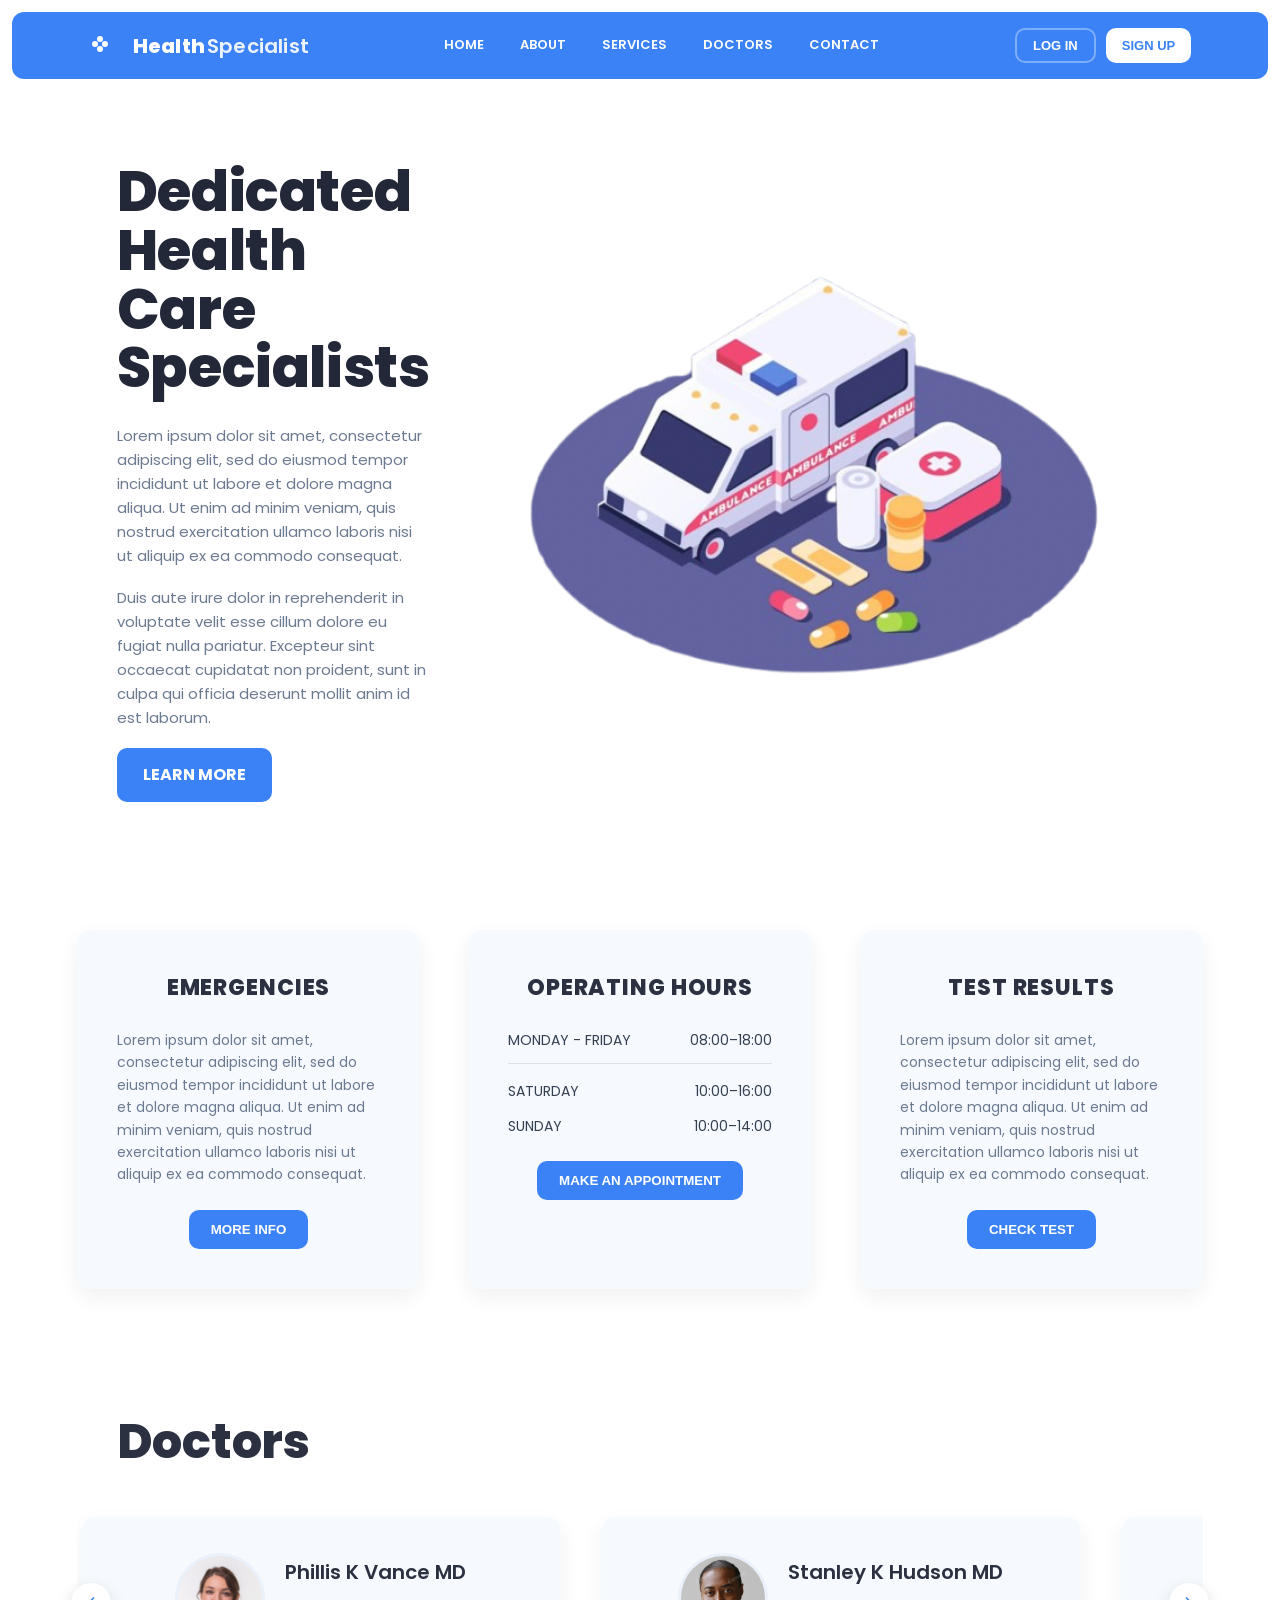
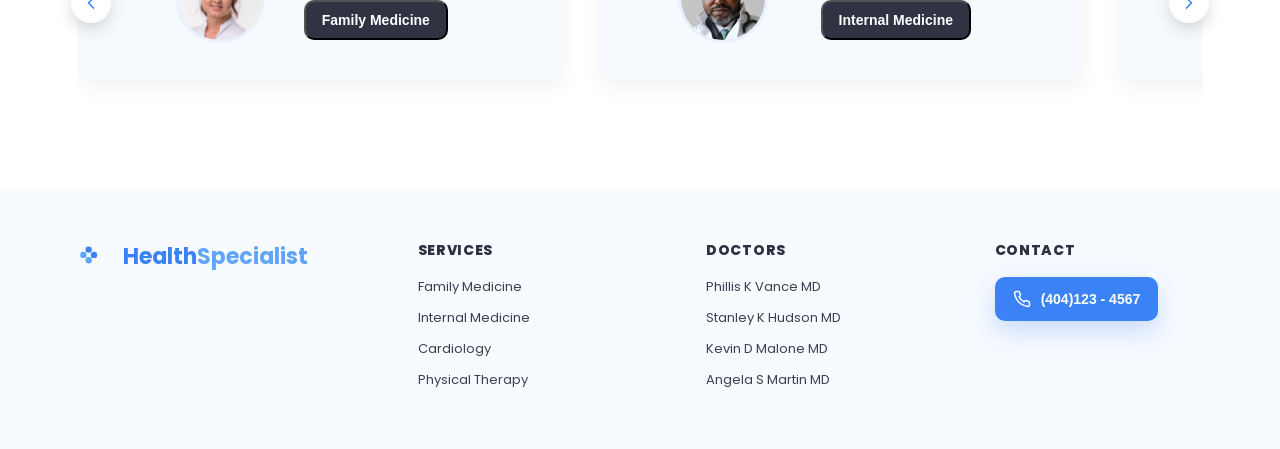
<file: index.html>
<!DOCTYPE html>
<html lang="en">
<head>
<meta charset="utf-8">
<meta name="viewport" content="width=device-width,initial-scale=1">
<title>HealthSpecialist — Desktop</title>
<link href="https://fonts.googleapis.com/css2?family=Poppins:wght@400;500;600;700;800&display=swap" rel="stylesheet">
<link rel="stylesheet" href="styles.css">
</head>
<body>

<header>
  <div class="logo">
    <svg viewBox="0 0 64 64" aria-hidden="true">
      <circle cx="22" cy="18" r="6"/>
      <circle cx="12" cy="28" r="6"/>
      <circle cx="32" cy="28" r="6"/>
      <circle cx="22" cy="38" r="6"/>
    </svg>
    <div class="wordmark"><span class="health">Health</span><span class="specialist">Specialist</span></div>
  </div>

  <nav>
    <a href="#">HOME</a>
    <a href="about.html">ABOUT</a>
    <a href="#">SERVICES</a>

    <div class="nav-item">
      <label for="doctors-toggle">DOCTORS</label>
      <input type="checkbox" id="doctors-toggle">
      <div class="doctors-dropdown">
        <button class="doctor-pill">Phillis K Vance MD</button>
        <button class="doctor-pill">Stanley K Hudson MD</button>
        <button class="doctor-pill">Kevin D Malone MD</button>
        <button class="doctor-pill">Angela S Martin MD</button>
      </div>
    </div>
    <a href="#">CONTACT</a>
  </nav>

  <div class="header-actions">
    <button class="btn btn-login">LOG IN</button>
    <button class="btn btn-signup">SIGN UP</button>
  </div>
</header>

<section class="hero">
  <div class="hero-left">
    <h1>Dedicated Health<br>Care Specialists</h1>
    <p lang="zxx">Lorem ipsum dolor sit amet, consectetur adipiscing elit, sed do eiusmod tempor incididunt ut labore et dolore magna aliqua. Ut enim ad minim veniam, quis nostrud exercitation ullamco laboris nisi ut aliquip ex ea commodo consequat.</p>
    <p lang="zxx">Duis aute irure dolor in reprehenderit in voluptate velit esse cillum dolore eu fugiat nulla pariatur. Excepteur sint occaecat cupidatat non proident, sunt in culpa qui officia deserunt mollit anim id est laborum.</p>
    <a class="cta" href="#">LEARN MORE</a>
  </div>
  <div class="hero-right">
    <img src="images/ambulance.png" alt="Ambulance">
  </div>
</section>

<section class="cards">
  <h2 class="sr-only">Key information cards</h2>
  <article class="card">
    <h3>EMERGENCIES</h3>
    <p lang="zxx">Lorem ipsum dolor sit amet, consectetur adipiscing elit, sed do eiusmod tempor incididunt ut labore et dolore magna aliqua. Ut enim ad minim veniam, quis nostrud exercitation ullamco laboris nisi ut aliquip ex ea commodo consequat.</p>
    <button class="btn-primary">MORE INFO</button>
  </article>
  <article class="card">
    <h3>OPERATING HOURS</h3>
    <div class="hours">
      <p><span>MONDAY - FRIDAY</span><span>08:00–18:00</span></p>
      <p><span>SATURDAY</span><span>10:00–16:00</span></p>
      <p><span>SUNDAY</span><span>10:00–14:00</span></p>
    </div>
    <button class="btn-primary">MAKE AN APPOINTMENT</button>
  </article>
  <article class="card">
    <h3>TEST RESULTS</h3>
    <p lang="zxx">Lorem ipsum dolor sit amet, consectetur adipiscing elit, sed do eiusmod tempor incididunt ut labore et dolore magna aliqua. Ut enim ad minim veniam, quis nostrud exercitation ullamco laboris nisi ut aliquip ex ea commodo consequat.</p>
    <button class="btn-primary">CHECK TEST</button>
  </article>
</section>

<section class="section" id="doctors">
  <h2>Doctors</h2>
  <div class="doctors-wrap">
    <button class="scroll-btn scroll-left" data-dir="-1" aria-label="Scroll left">
      <svg viewBox="0 0 24 24" fill="none" stroke="#3B82F6" stroke-width="2" stroke-linecap="round" stroke-linejoin="round"><polyline points="15 18 9 12 15 6"/></svg>
    </button>

    <div class="doctors-scroll" id="doctorsScroll">
      <div class="doctors-row">
        <article class="doc-card">
          <div class="doc-avatar"><img src="images/doctor1.png" alt="Phillis K Vance MD"></div>
          <div class="doc-info">
            <h3 class="doc-name">Phillis K Vance MD</h3>
            <button class="tag" type="button">Family Medicine</button>
          </div>
        </article>

        <article class="doc-card">
          <div class="doc-avatar"><img src="images/doctor2.png" alt="Stanley K Hudson MD"></div>
          <div class="doc-info">
            <h3 class="doc-name">Stanley K Hudson MD</h3>
            <button class="tag" type="button">Internal Medicine</button>
          </div>
        </article>

        <article class="doc-card">
          <div class="doc-avatar"><img src="images/doctor3.png" alt="Kevin D Malone MD"></div>
          <div class="doc-info">
            <h3 class="doc-name">Kevin D Malone MD</h3>
            <button class="tag" type="button">Cardiology</button>
          </div>
        </article>

        <article class="doc-card">
          <div class="doc-avatar"><img src="images/doctor4.png" alt="Angela S Martin MD"></div>
          <div class="doc-info">
            <h3 class="doc-name">Angela S Martin MD</h3>
            <button class="tag" type="button">Physical Therapy</button>
          </div>
        </article>
      </div>
    </div>

    <button class="scroll-btn scroll-right" data-dir="1" aria-label="Scroll right">
      <svg viewBox="0 0 24 24" fill="none" stroke="#3B82F6" stroke-width="2" stroke-linecap="round" stroke-linejoin="round"><polyline points="9 18 15 12 9 6"/></svg>
    </button>
  </div>
</section>


<footer>
  <div class="footer-grid">
    <div class="fcol">
      <div class="footer-brand">
        <svg viewBox="0 0 64 64" aria-hidden="true">
          <circle cx="22" cy="18" r="6"/><circle cx="12" cy="28" r="6"/><circle cx="32" cy="28" r="6"/><circle cx="22" cy="38" r="6"/>
        </svg>
        <div class="name"><b>Health</b><span>Specialist</span></div>
      </div>
    </div>
    <div class="fcol">
      <h6>SERVICES</h6>
      <ul><li>Family Medicine</li><li>Internal Medicine</li><li>Cardiology</li><li>Physical Therapy</li></ul>
    </div>
    <div class="fcol">
      <h6>DOCTORS</h6>
      <ul><li>Phillis K Vance MD</li><li>Stanley K Hudson  MD</li><li>Kevin D Malone MD</li><li>Angela S Martin MD</li></ul> 
    </div>
    <div class="fcol">
      <h6>CONTACT</h6>
      <button class="contact-btn" type="button" aria-label="Call (404)123 - 4567">
        <svg viewBox="0 0 24 24" fill="none" stroke="#fff" stroke-width="2" stroke-linecap="round" stroke-linejoin="round" aria-hidden="true">
          <path d="M22 16.92v3a2 2 0 0 1-2.18 2 19.8 19.8 0 0 1-8.63-3.07 19.5 19.5 0 0 1-6-6A19.8 19.8 0 0 1 2.08 4.18 2 2 0 0 1 4.06 2h3a2 2 0 0 1 2 1.72c.12 .86.34 1.7.64 2.5a2 2 0 0 1-.45 2.11L8 9a16 16 0 0 0 7 7l.67-1.25a2 2 0 0 1 2.11-.45c.8 .3 1.64 .52 2.5 .64A2 2 0 0 1 22 16.92z"/>
        </svg>
        (404)123 - 4567
      </button>
    </div>
  </div>
  <div class="footer-bar"></div>
</footer>

<script>
(function(){
  const scroller = document.getElementById('doctorsScroll');
  if(!scroller) return;

  
  let isDown=false,startX=0,startLeft=0;
  const down = x => {isDown=true;scroller.classList.add('dragging');startX=x-scroller.getBoundingClientRect().left;startLeft=scroller.scrollLeft;}
  const move = (x,e)=>{if(!isDown)return;e&&e.preventDefault();const dx=x-scroller.getBoundingClientRect().left;scroller.scrollLeft=startLeft-(dx-startX);}
  const up = ()=>{isDown=false;scroller.classList.remove('dragging');}
  scroller.addEventListener('mousedown',e=>down(e.clientX));
  scroller.addEventListener('mousemove',e=>move(e.clientX,e));
  window.addEventListener('mouseup',up);
  scroller.addEventListener('mouseleave',up);
  scroller.addEventListener('touchstart',e=>down(e.touches[0].clientX),{passive:true});
  scroller.addEventListener('touchmove',e=>move(e.touches[0].clientX,e),{passive:false});
  scroller.addEventListener('touchend',up);

  
  const step=()=>{const c=scroller.querySelector('.doc-card');const gap=40;return (c?c.getBoundingClientRect().width+gap:520);}
  document.querySelectorAll('.scroll-btn').forEach(b=>b.addEventListener('click',()=>{
    const dir=Number(b.dataset.dir||1);
    scroller.scrollBy({left:dir*step(),behavior:'smooth'});
  }));
})();
</script>
</body>
</html>
</file>
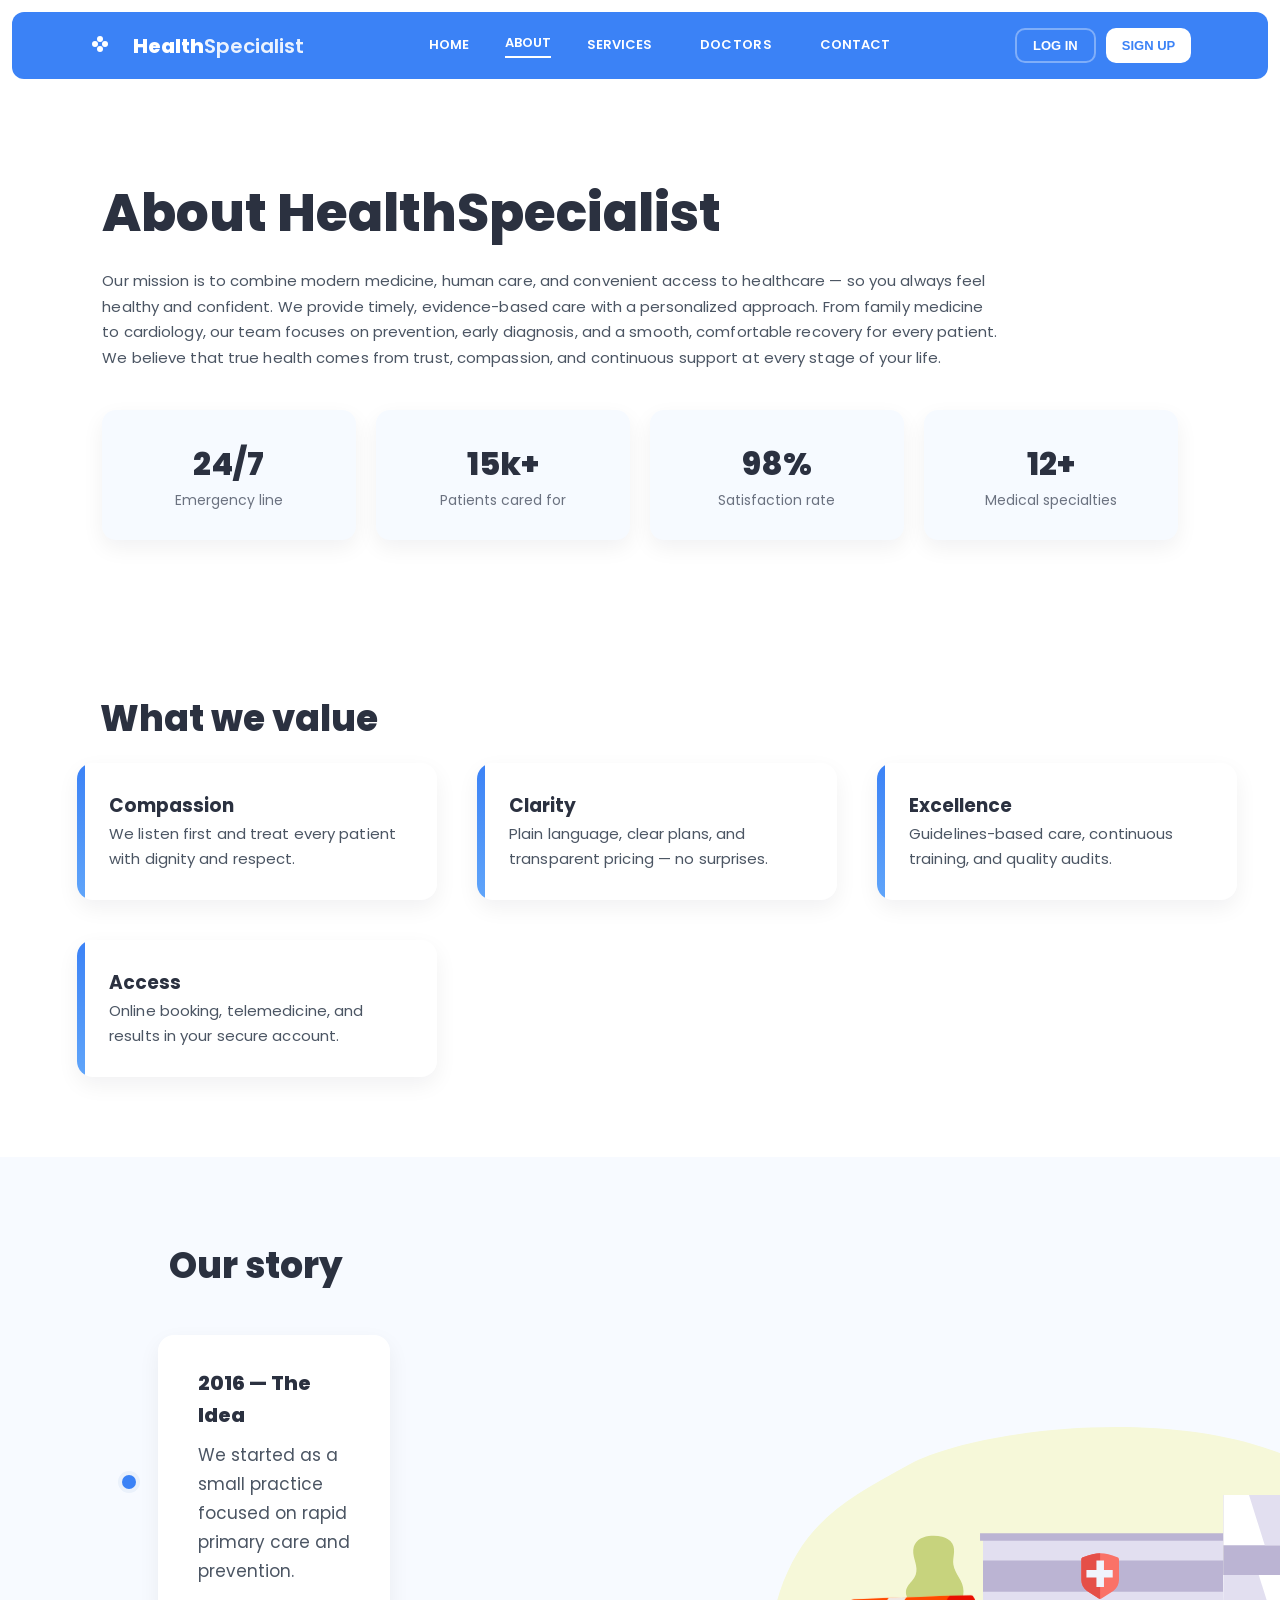
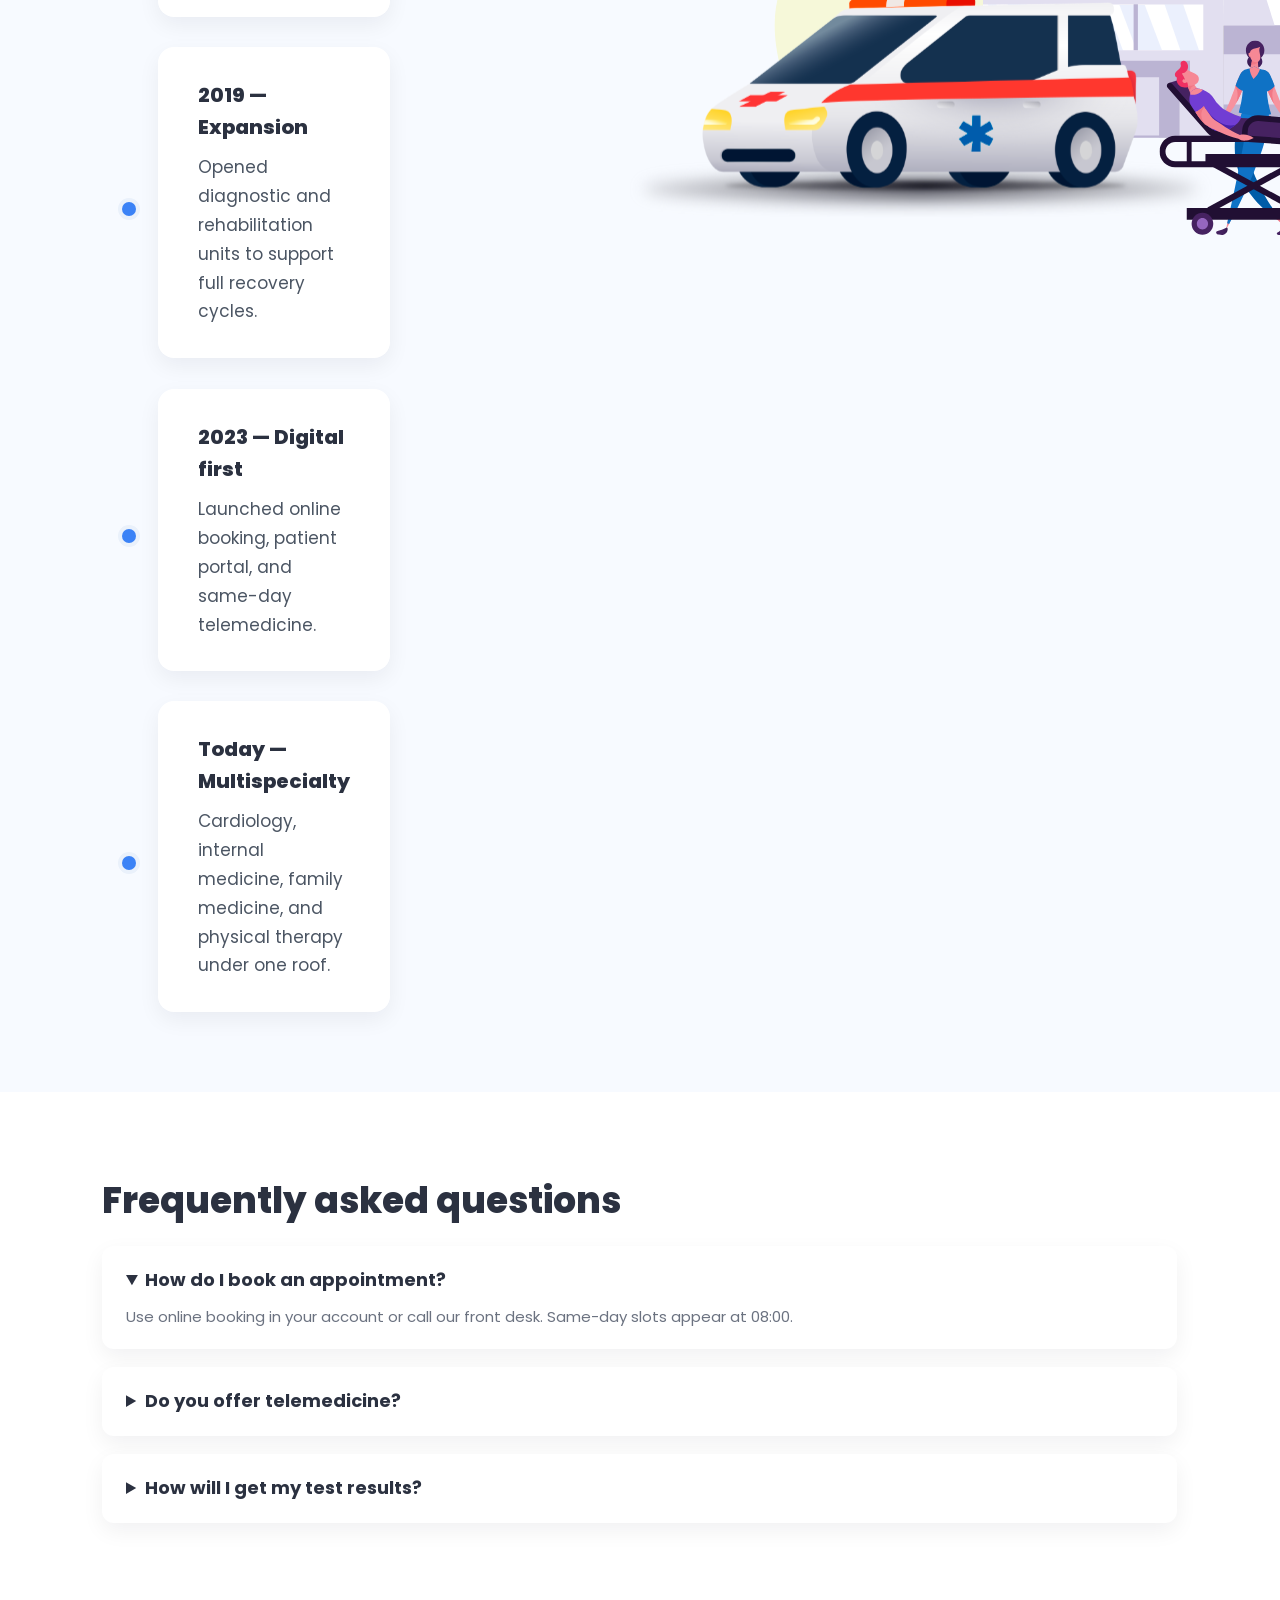
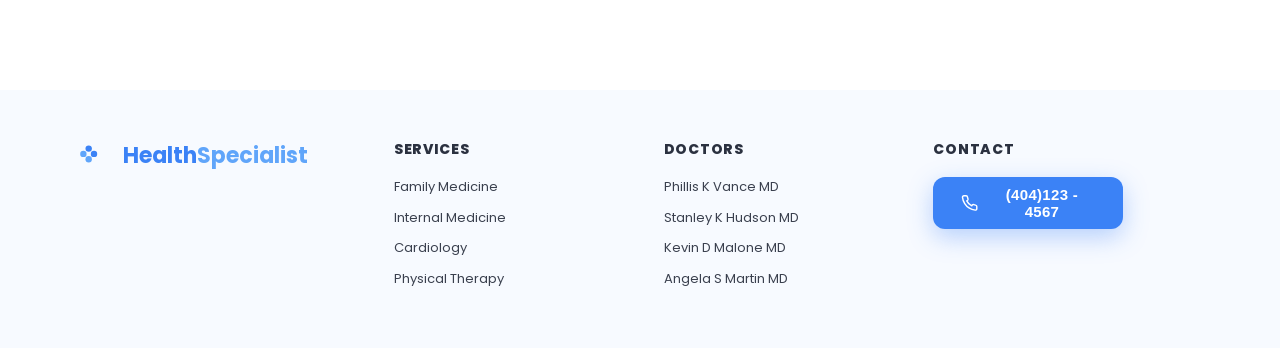
<file: about.html>
<!DOCTYPE html>
<html lang="en">
<head>
<meta charset="utf-8">
<meta name="viewport" content="width=device-width,initial-scale=1">
<title>About — HealthSpecialist</title>
<link href="https://fonts.googleapis.com/css2?family=Poppins:wght@400;500;600;700;800&display=swap" rel="stylesheet">
<link rel="stylesheet" href="about.css">
</head>
<body>

<header>
  <div class="logo">
    <svg viewBox="0 0 64 64" aria-hidden="true">
      <circle cx="22" cy="18" r="6"/><circle cx="12" cy="28" r="6"/><circle cx="32" cy="28" r="6"/><circle cx="22" cy="38" r="6"/>
    </svg>
    <div class="wordmark"><span class="health">Health</span><span class="specialist">Specialist</span></div>
  </div>

  <nav>
    <a href="index.html">HOME</a>
    <a class="active" href="about.html">ABOUT</a>
    <a href="#">SERVICES</a>
    <div class="nav-item">
  <label for="doctors-toggle">DOCTORS</label>
  <input type="checkbox" id="doctors-toggle">
  <div class="doctors-dropdown">
    <button class="doctor-pill">Phillis K Vance MD</button>
    <button class="doctor-pill">Stanley K Hudson MD</button>
    <button class="doctor-pill">Kevin D Malone MD</button>
    <button class="doctor-pill">Angela S Martin MD</button>
  </div>
</div>
    <a href="#">CONTACT</a>
  </nav>

  <div class="header-actions">
    <button class="btn btn-login">LOG IN</button>
    <button class="btn btn-signup">SIGN UP</button>
  </div>
</header>

<section class="subhero">
  <div class="container">
    <h1>About HealthSpecialist</h1>

    
    <p class="lead">
      Our mission is to combine modern medicine, human care, and convenient access to healthcare — so you always feel healthy and confident. We provide timely, evidence-based care with a personalized approach. From family medicine to cardiology, our team focuses on prevention, early diagnosis, and a smooth, comfortable recovery for every patient. We believe that true health comes from trust, compassion, and continuous support at every stage of your life.
    </p>

    <div class="stats">
      <article class="stat-card">
        <h3 style="position:absolute;left:-9999px;width:1px;height:1px;overflow:hidden;">Emergency line</h3>
        <div class="stat">24/7</div><div class="stat-label">Emergency line</div>
      </article>
      <article class="stat-card">
        <h3 style="position:absolute;left:-9999px;width:1px;height:1px;overflow:hidden;">Patients cared for</h3>
        <div class="stat">15k+</div><div class="stat-label">Patients cared for</div>
      </article>
      <article class="stat-card">
        <h3 style="position:absolute;left:-9999px;width:1px;height:1px;overflow:hidden;">Satisfaction rate</h3>
        <div class="stat">98%</div><div class="stat-label">Satisfaction rate</div>
      </article>
      <article class="stat-card">
        <h3 style="position:absolute;left:-9999px;width:1px;height:1px;overflow:hidden;">Medical specialties</h3>
        <div class="stat">12+</div><div class="stat-label">Medical specialties</div>
      </article>
    </div>
  </div>
</section>

<section class="section values">
  <div class="container">
    <h2>What we value</h2>
    <div class="values-grid">
      <article class="value-card">
        <h3>Compassion</h3>
        <p>We listen first and treat every patient with dignity and respect.</p>
      </article>
      <article class="value-card">
        <h3>Clarity</h3>
        <p>Plain language, clear plans, and transparent pricing — no surprises.</p>
      </article>
      <article class="value-card">
        <h3>Excellence</h3>
        <p>Guidelines-based care, continuous training, and quality audits.</p>
      </article>
      <article class="value-card">
        <h3>Access</h3>
        <p>Online booking, telemedicine, and results in your secure account.</p>
      </article>
    </div>
  </div>
</section>

<section class="section story">
  <div class="story-flex">
    <div class="story-left">
      <h2>Our story</h2>
      <ol class="timeline">
        <li><span class="tl-dot"></span><div class="tl-card"><h3>2016 — The Idea</h3><p>We started as a small practice focused on rapid primary care and prevention.</p></div></li>
        <li><span class="tl-dot"></span><div class="tl-card"><h3>2019 — Expansion</h3><p>Opened diagnostic and rehabilitation units to support full recovery cycles.</p></div></li>
        <li><span class="tl-dot"></span><div class="tl-card"><h3>2023 — Digital first</h3><p>Launched online booking, patient portal, and same-day telemedicine.</p></div></li>
        <li><span class="tl-dot"></span><div class="tl-card"><h3>Today — Multispecialty</h3><p>Cardiology, internal medicine, family medicine, and physical therapy under one roof.</p></div></li>
      </ol>
    </div>

    <div class="story-right">
      <img class="story-image" src="images/Ambulans2.svg" alt="Our team at HealthSpecialist">
    </div>
  </div>
</section>

<section class="section faq">
  <div class="container">
    <h2>Frequently asked questions</h2>
    <div class="faq-list">
      <details open><summary>How do I book an appointment?</summary><p>Use online booking in your account or call our front desk. Same-day slots appear at 08:00.</p></details>
      <details><summary>Do you offer telemedicine?</summary><p>Yes. We provide secure video consultations for follow-ups and non-urgent visits.</p></details>
      <details><summary>How will I get my test results?</summary><p>Your results are published in your secure online account and sent as notifications.</p></details>
    </div>
  </div>
</section>

<footer>
  <div class="footer-grid">
    <div class="fcol">
      <div class="footer-brand">
        <svg viewBox="0 0 64 64" aria-hidden="true">
          <circle cx="22" cy="18" r="6"/><circle cx="12" cy="28" r="6"/><circle cx="32" cy="28" r="6"/><circle cx="22" cy="38" r="6"/>
        </svg>
        <div class="name"><b>Health</b><span>Specialist</span></div>
      </div>
    </div>
    <div class="fcol">
      <h6>SERVICES</h6>
      <ul><li>Family Medicine</li><li>Internal Medicine</li><li>Cardiology</li><li>Physical Therapy</li></ul>
    </div>
    <div class="fcol">
      <h6>DOCTORS</h6>
      <ul><li>Phillis K Vance MD</li><li>Stanley K Hudson  MD</li><li>Kevin D Malone MD</li><li>Angela S Martin MD</li></ul> 
    </div>
    <div class="fcol">
      <h6>CONTACT</h6>
      <button class="contact-btn" type="button" aria-label="Call (404)123 - 4567">
        <svg viewBox="0 0 24 24" fill="none" stroke="#fff" stroke-width="2" stroke-linecap="round" stroke-linejoin="round" aria-hidden="true">
          <path d="M22 16.92v3a2 2 0 0 1-2.18 2 19.8 19.8 0 0 1-8.63-3.07 19.5 19.5 0 0 1-6-6A19.8 19.8 0 0 1 2.08 4.18 2 2 0 0 1 4.06 2h3a2 2 0 0 1 2 1.72c.12.86.34 1.7.64 2.5a2 2 0 0 1-.45 2.11L8 9a16 16 0 0 0 7 7l.67-1.25a2 2 0 0 1 2.11-.45c.8 .3 1.64 .52 2.5 .64A2 2 0 0 1 22 16.92z"/>
        </svg>
        (404)123 - 4567
      </button>
    </div>
  </div>
  <div class="footer-bar"></div>
</footer>
</body>
</html>
</file>
<file: styles.css>
:root{
  --blue:#3B82F6;
  --blue-hover:#2563EB;
  --blue-soft:#60A5FA;
  --ink:#2B3140;
  --muted:#6B7280;
  --card:#F6FAFF;
  --pill:#2F3544;
  --shadow:0 8px 22px rgba(16,24,40,.06);
}
*{box-sizing:border-box;margin:0;padding:0}
img{display:block;max-width:100%;height:auto}
body{font-family:"Poppins",sans-serif;color:var(--ink);background:#fff;line-height:1.6}


.sr-only{
  position:absolute!important;
  width:1px;height:1px;
  padding:0;margin:-1px;
  overflow:hidden;clip:rect(0,0,0,0);
  white-space:nowrap;border:0;
}


button,.btn,.cta,.btn-primary,.contact-btn,.doctor-pill{
  transition:transform .15s ease, box-shadow .15s ease, background-color .15s ease, color .15s ease, border-color .15s ease;
}
button:hover,.btn:hover,.cta:hover,.btn-primary:hover,.contact-btn:hover,.doctor-pill:hover{
  transform:scale(1.03);
  box-shadow:0 10px 24px rgba(59,130,246,.25);
}

header{
  background:var(--blue);
  color:#fff;
  padding:16px 6%;
  display:flex;align-items:center;justify-content:space-between;
  border-radius:12px;
  margin:12px;
}
.logo{display:flex;align-items:center;gap:12px}
.logo svg{width:32px;height:32px}
.logo circle{fill:#fff}

.wordmark{font-size:20px;font-weight:800;letter-spacing:.2px;color:#fff}
.wordmark .health{color:#fff;margin-right:2px}
.wordmark .specialist{color:#fff;font-weight:600;opacity:.9}

nav{flex:1;display:flex;justify-content:center;gap:36px;align-items:center;position:relative}
nav a,nav label{color:#fff;font-weight:600;font-size:13px;text-decoration:none;cursor:pointer}
.header-actions{display:flex;gap:10px}
.btn{padding:8px 16px;border-radius:10px;border:0;font-weight:700;font-size:13px}
.btn-login{background:transparent;border:2px solid rgba(255,255,255,.35);color:#fff}
.btn-login:hover{background:#fff;color:var(--blue);border-color:#fff}
.btn-signup{background:#fff;color:var(--blue)}
.btn-signup:hover{background:var(--blue-soft);color:#fff}


#doctors-toggle{display:none}
.nav-item{position:relative;display:inline-flex;align-items:center}
.doctors-dropdown{
  display:none; position:absolute; top:54px; width:240px; z-index:100;
  left:50%; transform:translateX(-50%);
}
#doctors-toggle:checked + .doctors-dropdown{display:block;animation:fade .18s ease-out}
@keyframes fade{from{opacity:0;transform:translate(-50%,-6px)}to{opacity:1;transform:translate(-50%,0)}}
.doctor-pill{
  width:100%; background:var(--blue); color:#fff; font-weight:600; font-size:13px;
  line-height:1; padding:12px 16px; margin:4px 0; 
  border-radius:12px; border:2px solid transparent;
  text-align:center; box-shadow:0 8px 18px rgba(59,130,246,.28);
}
.doctor-pill:hover{background:#fff;color:var(--blue);border-color:var(--blue);transform:translateY(-1px)}

/* ================= HERO ================= */
.hero{padding:72px 6% 72px; display:flex; gap:64px; align-items:center;} 
.hero-left{max-width:52%}
.hero-left{padding-left:40px;}

.hero-left h1{font-size:56px; line-height:1.05; font-weight:800; letter-spacing:-.4px; color:#232838; margin-bottom:26px}
.hero-left p{color:#6c7a90; font-size:15px; margin-bottom:18px}
.cta{
  display:inline-block; background:var(--blue); color:#fff;
  padding:14px 26px; border-radius:10px; font-weight:700; text-decoration:none;
}
.cta:hover{background:var(--blue-hover); text-decoration:none}

.hero-right{flex:1; display:flex; align-items:center; justify-content:center;}
.hero-right img{
  width:720px;          
  max-width:none;       
  margin-left:auto;     
  border-radius:12px;
}

/* ================= 3 CARDS ================= */
.cards{display:grid; grid-template-columns:repeat(3,1fr); gap:48px; padding:56px 6%}
.card{background:var(--card); border-radius:14px; padding:40px; box-shadow:var(--shadow); text-align:left}
.card h3{font-size:22px; font-weight:800; text-transform:uppercase; letter-spacing:.04em; text-align:center; margin-bottom:24px}
.card p{color:#6c7a90; font-size:14px; margin-bottom:24px}
.hours{max-width:520px; margin:0 auto 24px}
.hours p{display:flex; justify-content:space-between; margin:12px 0; color:#344051}
.hours p:nth-child(2){border-top:1px solid #d9e0ea; padding-top:16px}
.btn-primary{display:block; margin:0 auto; background:var(--blue); color:#fff; border:0; border-radius:10px; padding:12px 22px; font-weight:700}
.btn-primary:hover{background:var(--blue-hover)}

/* ================= DOCTORS ================= */
.section{padding:72px 6% 0}
.section h2{font-size:48px; line-height:1.05; font-weight:800; letter-spacing:-.3px; margin-bottom:36px}
#doctors h2{padding-left:40px;}

.doctors-wrap{position:relative}
.doctors-scroll{
  overflow-x:auto; overflow-y:hidden;
  padding:14px 0 18px; margin-bottom:10px;
  scrollbar-width:none; -ms-overflow-style:none;
  overscroll-behavior-x:contain; cursor:grab; user-select:none; -webkit-overflow-scrolling:touch;
}
.doctors-scroll::-webkit-scrollbar{display:none}
.doctors-scroll.dragging{cursor:grabbing}

.doctors-row{display:flex; flex-wrap:nowrap; gap:40px; padding:0 4px 6px; scroll-behavior:smooth}

.doc-card{
  flex:0 0 480px;
  min-width:480px;
  background:var(--card);
  border-radius:14px;
  padding:36px 26px;
  box-shadow:var(--shadow);

  display:flex;
  align-items:center;
  justify-content:center;
  gap:20px;
}
@media (max-width:1200px){ .doc-card{flex:0 0 380px; min-width:380px;} }
@media (max-width:900px){  .doc-card{flex:0 0 320px; min-width:320px;} }

.doc-avatar{position:relative; width:90px; height:90px; flex:0 0 90px}
.doc-avatar::before{content:""; position:absolute; inset:0; border-radius:50%; background:#EAF1FB}
.doc-avatar img{position:relative; z-index:1; width:84px; height:84px; border-radius:50%; object-fit:cover; margin:3px; pointer-events:none}

.doc-info{
  display:flex;
  flex-direction:column;
  align-items:center;
  text-align:center;
  gap:12px;
}
.doc-name{font-size:20px; font-weight:600}


.tag{
  display:inline-flex; align-items:center; justify-content:center;
  height:40px; padding:0 16px; background:#2F3342; color:#fff;
  font-size:14px; font-weight:700; line-height:1; border-radius:10px;
}

.scroll-btn{
  position:absolute; top:50%; transform:translateY(-50%);
  width:40px; height:40px; border-radius:999px; border:none;
  background:#fff; box-shadow:0 6px 16px rgba(0,0,0,.15);
  display:flex; align-items:center; justify-content:center;
  cursor:pointer; z-index:5;
}
.scroll-btn svg{width:20px;height:20px}
.scroll-left{left:-6px} .scroll-right{right:-6px}

/* ================= FOOTER ================= */
footer{margin-top:88px; background:#F7FAFF}
.footer-grid{padding:48px 6%; display:grid; grid-template-columns:1.25fr 1fr 1fr 1fr; gap:80px; align-items:start}
.footer-brand{display:flex; align-items:center; gap:12px}
.footer-brand svg{width:34px;height:34px}
.footer-brand circle:nth-child(odd){fill:#3B82F6}
.footer-brand circle:nth-child(even){fill:#60A5FA}
.footer-brand .name{font-weight:800; font-size:22px}
.footer-brand .name b{color:#3B82F6}
.footer-brand .name span{color:#60A5FA;font-weight:700}
.fcol h6{font-size:14px; text-transform:uppercase; font-weight:800; letter-spacing:.05em; margin-bottom:16px}
.fcol ul{list-style:none}
.fcol li{font-size:13px; color:#2b3140; opacity:.92; margin:10px 0}
.contact-btn{
  display:inline-flex; align-items:center; gap:10px;
  height:44px; padding:0 18px; background:var(--blue); color:#fff;
  border:0; border-radius:10px; font-weight:800; font-size:14px;
  box-shadow:0 10px 24px rgba(59,130,246,.25)
}
.contact-btn:hover{background:var(--blue-hover)}
.contact-btn svg{width:18px; height:18px; stroke:#fff}
.footer-bar{height:64px; background:#F1F3F6}
.footer-bar {
  display: none;
}

/* ============ responsive ============ */
@media (max-width:780px){
  header nav{display:none}
  .hero{flex-direction:column; padding:56px 6% 56px; gap:40px}
  .hero-left{max-width:100%}
  .cards{grid-template-columns:1fr; gap:36px; padding:44px 6%}
  .footer-grid{grid-template-columns:1fr 1fr; gap:40px; padding:40px 6%}
}
@media (max-width:520px){
  .footer-grid{grid-template-columns:1fr}
}





button, .btn, .cta, .btn-primary, .contact-btn, .doctor-pill, .tag {
  transition: transform .15s ease, box-shadow .15s ease;
}


button:hover, .btn:hover, .cta:hover, .btn-primary:hover, .contact-btn:hover, .doctor-pill:hover {
  transform: scale(1.05);
  box-shadow: 0 0 18px rgba(59,130,246,.35); 
}


.tag {
  display: inline-flex;
  align-items: center;
  justify-content: center;
  cursor: pointer;
  transform: scale(1);
  transition: transform .25s ease;
}
.tag:hover,
.tag:focus-visible {
  transform: scale(1.05);
  box-shadow: none;   
  outline: none;
}
.tag:active { transform: scale(.97); }

@media (prefers-reduced-motion: reduce){
  button, .btn, .cta, .btn-primary, .contact-btn, .doctor-pill, .tag { transition: none; }
}

  .my-button {
  height: 40px;
  padding: 0 16px;
  background: #2F3342;
  color: #fff;
  font-size: 14px;
  font-weight: 700;
  line-height: 1;
  border-radius: 10px;
  border: none;
  cursor: pointer;
}

.tag:hover {
  background: #2F3342; 
  color: #fff;         
  box-shadow: 0 0 20px rgba(59,130,246,0.45);
  transform: scale(1.06);
}

.tag:focus-visible {
  outline: 3px solid var(--blue-soft);
  outline-offset: 2px;
}
</file>
<file: about.css>
:root{
  --blue:#3B82F6;
  --blue-soft:#60A5FA;
  --ink:#2B3140;
  --muted:#6B7280;
  --card:#F6FAFF;
  --shadow:0 8px 22px rgba(16,24,40,.06);
}

*{box-sizing:border-box;margin:0;padding:0}
body{
  font-family:"Poppins",sans-serif;
  color:var(--ink);
  background:#fff;
  line-height:1.6;
}

header{
  background:var(--blue);
  color:#fff;
  padding:16px 6%;
  display:flex;
  align-items:center;
  justify-content:space-between;
  border-radius:12px;
  margin:12px;
}
.logo{display:flex;align-items:center;gap:12px}
.logo svg{width:32px;height:32px}
.logo circle{fill:#fff}
.wordmark{font-size:20px;font-weight:800}
.wordmark .specialist{opacity:.9;font-weight:600}

nav{
  flex:1;
  display:flex;
  justify-content:center;
  gap:36px;
  align-items:center;
}
nav a{color:#fff;text-decoration:none;font-weight:600;font-size:13px}
nav a.active{border-bottom:2px solid #fff;padding-bottom:2px}

.header-actions{display:flex;gap:10px}
.btn{padding:8px 16px;border-radius:10px;border:0;font-weight:700;font-size:13px;cursor:pointer;transition:all .2s ease}
.btn-login{background:transparent;border:2px solid rgba(255,255,255,.35);color:#fff}
.btn-login:hover{background:#fff;color:var(--blue)}
.btn-signup{background:#fff;color:var(--blue)}
.btn-signup:hover{background:var(--blue-soft);color:#fff}


.section{padding:80px 8%;width:100%;max-width:100vw}
.subhero{padding:80px 8%;background:linear-gradient(180deg,#F3F8FF 0%,#FFFFFF 80%)}
.container{width:100%;max-width:none}
h2{font-size:36px;font-weight:800;margin-bottom:16px}

.crumbs{display:flex;gap:8px;color:#555;margin-bottom:12px}
.crumbs a{color:#333;text-decoration:none}
.subhero h1{font-size:52px;font-weight:800;margin-bottom:10px}


.lead{color:#4b5563;font-size:19px;max-width:950px;line-height:1.7;margin:14px 0}


.stats{display:grid;grid-template-columns:repeat(auto-fit,minmax(220px,1fr));gap:20px;margin-top:40px}
.stat-card{background:var(--card);border-radius:14px;box-shadow:var(--shadow);padding:28px;text-align:center}
.stat{font-size:32px;font-weight:800}
.stat-label{font-size:14px;color:var(--muted)}


.section.values {
  padding: 80px 4%;              
}

.values-grid {
  display: grid;
  grid-template-columns: repeat(auto-fit, minmax(320px, 1fr)); 
  gap: 40px;                     
  justify-items: stretch;        
}

.value-card {
  background: #fff;
  border-radius: 16px;
  box-shadow: 0 8px 22px rgba(16, 24, 40, 0.06);
  padding: 28px 32px;
  position: relative;
  overflow: hidden;
}


.value-card::before {
  content: "";
  position: absolute;
  top: 0;
  left: 0;
  width: 8px;
  height: 100%;
  background: linear-gradient(180deg, #3B82F6, #60A5FA);
  border-radius: 16px 0 0 16px;
}
.section.values {
  padding-top: 10px;
}


.story{background:#F7FAFF; padding:80px 4vw;}
.story .container{
  max-width:1680px;      
  margin:0 auto;
  padding:0;             
}
.timeline{display:grid;gap:20px;list-style:none}
.timeline li{display:grid;grid-template-columns:40px 1fr;gap:14px;align-items:center}
.tl-dot{width:14px;height:14px;border-radius:50%;background:#3B82F6;box-shadow:0 0 0 4px #EAF1FB;justify-self:center}
.tl-card{background:#fff;border-radius:12px;box-shadow:var(--shadow);padding:20px 22px}
.tl-card h3{font-size:18px;font-weight:800;margin-bottom:8px}
.tl-card p{color:#6b7280;font-size:15px}


.faq-list{display:grid;gap:18px;margin-top:10px}
.faq-list details{background:#fff;border-radius:12px;box-shadow:var(--shadow);padding:20px 24px}
.faq-list summary{cursor:pointer;font-weight:700;font-size:18px}
.faq-list p{margin-top:10px;color:#6b7280;font-size:15px}


footer{margin-top:88px; background:#F7FAFF}
.footer-grid{padding:48px 6%; display:grid; grid-template-columns:1.25fr 1fr 1fr 1fr; gap:80px; align-items:start}
.footer-brand{display:flex; align-items:center; gap:12px}
.footer-brand svg{width:34px;height:34px}
.footer-brand circle:nth-child(odd){fill:#3B82F6}
.footer-brand circle:nth-child(even){fill:#60A5FA}
.footer-brand .name{font-weight:800; font-size:22px}
.footer-brand .name b{color:#3B82F6}
.footer-brand .name span{color:#60A5FA;font-weight:700}
.fcol h6{font-size:14px; text-transform:uppercase; font-weight:800; letter-spacing:.05em; margin-bottom:16px}
.fcol ul{list-style:none}
.fcol li{font-size:13px; color:#2b3140; opacity:.92; margin:10px 0}
.contact-btn{
  display:inline-flex; align-items:center; gap:10px;
  height:44px; padding:0 18px; background:var(--blue); color:#fff;
  border:0; border-radius:10px; font-weight:800; font-size:14px;
  box-shadow:0 10px 24px rgba(59,130,246,.25)
}

.contact-btn{
  display:inline-flex;
  align-items:center;
  justify-content:center;
  gap:10px;
  height:52px;
  padding:0 28px;
  background:#3B82F6;           
  color:#fff;
  border:0;
  border-radius:12px;
  font-weight:700;
  font-size:15px;
  letter-spacing:0.3px;
  box-shadow:0 8px 25px rgba(59,130,246,.35);  
  cursor:pointer;
  transition:all .25s ease;
}
.contact-btn:hover{
  background:#2563EB;           
  transform:translateY(-2px);
  box-shadow:0 10px 28px rgba(59,130,246,.45);
}
.contact-btn svg{
  width:18px;
  height:18px;
  stroke:#fff;
  stroke-width:2;
}



@media (max-width:1280px){
  .story .container, .footer-grid{max-width:1200px}
}
@media (max-width:1024px){
  .footer-grid{grid-template-columns:repeat(2,1fr);gap:60px}
}
@media (max-width:640px){
  footer{padding:70px 6%}
  .footer-grid{grid-template-columns:1fr;text-align:center}
  .footer-brand{justify-content:center}
  .contact-btn{margin-top:20px}
}
.subhero {
  background: #fff !important;
}
.lead {
  color: #4b5563;
  font-size: 19px;
  max-width: 1200px;   
  line-height: 1.7;
  margin: 14px 0;
}

.story {
  background: #F7FAFF;
  display: flex;
  justify-content: center;
}

.story .container {
  max-width: 1000px; 
  margin: 0 auto;
  text-align: left;
}

.story h2 {
  text-align: center; 
  font-size: 36px;
  font-weight: 800;
  margin-bottom: 40px;
}

/* ===== Timeline ===== */
.timeline {
  display: flex;
  flex-direction: column;
  align-items: center;
  gap: 28px;
  list-style: none;
  padding: 0;
  margin: 0 auto;
}


.timeline li {
  display: flex;
  align-items: flex-start;
  gap: 18px;
  width: 100%;
  justify-content: center;
}


.tl-dot {
  width: 12px;
  height: 12px;
  border-radius: 50%;
  background: var(--blue);
  box-shadow: 0 0 0 4px #EAF1FB;
  margin-top: 12px;
}


.tl-card {
  background: #fff;
  border-radius: 14px;
  box-shadow: var(--shadow);
  padding: 26px 36px;
  width: 90%;           
  max-width: 780px;     
  min-height: 120px;    
  display: flex;
  flex-direction: column;
  justify-content: center;
}

.tl-card h3 {
  font-size: 18px;
  font-weight: 800;
  margin-bottom: 8px;
}

.tl-card p {
  color: #6b7280;
  font-size: 15px;
  line-height: 1.6;
}
/* ===== Timeline Section Styling ===== */
.timeline {
  display: flex;
  flex-direction: column;
  align-items: center;
  gap: 30px;
  list-style: none;
  padding: 0;
  margin: 0 auto;
}

.timeline li {
  display: flex;
  align-items: center; 
  gap: 22px;
  width: 100%;
  justify-content: center;
}


.tl-dot {
  width: 14px; 
  height: 14px;
  border-radius: 50%;
  background: var(--blue);
  box-shadow: 0 0 0 4px #EAF1FB;
  flex-shrink: 0;
  align-self: center; 
}


.tl-card {
  background: #fff;
  border-radius: 16px;
  box-shadow: var(--shadow);
  padding: 32px 40px; 
  width: 90%;
  max-width: 780px;
  min-height: 140px;
  display: flex;
  flex-direction: column;
  justify-content: center;
}


.tl-card h3 {
  font-size: 20px;         
  font-weight: 800;
  margin-bottom: 10px;
  color: var(--ink);
}

.tl-card p {
  font-size: 17px;         
  line-height: 1.7;
  color: #4b5563;
}
 
.section.values {
  padding-left: 6%;       
  margin-top: 60px;       
}

.values-grid {
  grid-template-columns: repeat(4, minmax(360px, 1fr)); 
  gap: 48px;                                             
}

.section.values h2 {
  margin-left: 2%;       
  text-align: left;      
}


@media (max-width: 1400px) {
  .values-grid {
    grid-template-columns: repeat(3, minmax(360px, 1fr));
    gap: 40px;
  }
}


@media (max-width: 1024px) {
  .values-grid {
    grid-template-columns: repeat(2, minmax(340px, 1fr));
    gap: 32px;
  }
}


@media (max-width: 640px) {
  .values-grid {
    grid-template-columns: 1fr;
    gap: 20px;
  }
}
.lead {
  font-size: 15px;           
  line-height: 1.7;          
  color: #4B5563;            
  font-weight: 400;          
  letter-spacing: 0.1px;     
  max-width: 900px;          
}

.stat-card,
.value-card,
.tl-card,
.faq-list details {
  transition: transform .25s ease, box-shadow .25s ease, background-color .25s ease;
  will-change: transform, box-shadow, background-color;
}


.stat-card:hover,
.value-card:hover,
.tl-card:hover,
.faq-list details:hover {
  transform: translateY(-6px);
  box-shadow: 0 16px 45px rgba(59,130,246,0.25); 
  background-color: #f9fbff; 
}


.stat-card:focus-within,
.value-card:focus-within,
.tl-card:focus-within,
.faq-list details:focus-within {
  transform: translateY(-6px);
  box-shadow: 0 16px 45px rgba(59,130,246,0.25);
  background-color: #f9fbff;
}


@media (prefers-reduced-motion: reduce) {
  .stat-card,
  .value-card,
  .tl-card,
  .faq-list details {
    transition: none;
  }
}
.value-card p {
  font-size: 15px;           
  line-height: 1.7;          
  color: #4B5563;            
  font-weight: 400;          
  letter-spacing: 0.1px;     
}

.story{ 
  justify-content:flex-start;        
}

.story .container{
  
  max-width:1000px;
  margin:0 0 0 6%;                   
  padding-right:0;                   
}


@media (max-width:640px){
  .story .container{ margin:0 16px; }
}
.story-flex {
  display: grid;
  grid-template-columns: 1.3fr 0.8fr;
  align-items: start;
  gap: 100px;
  margin-left: 6%;
  margin-right: 6%;
}

.story-left {
  text-align: left;
}

.story-left h2 {
  font-size: 36px;
  font-weight: 800;
  margin-bottom: 40px;
  color: var(--ink);
}

.story-placeholder {
  width: 100%;
  max-width: 420px;
  height: 360px;
  border-radius: 20px;
  background: #f9fbff;
  box-shadow: 0 8px 22px rgba(16, 24, 40, 0.06);
  display: flex;
  justify-content: center;
  align-items: center;
  font-weight: 600;
  color: #6b7280;
  margin-top: 48px; 
}

@media (max-width: 960px) {
  .story-flex {
    grid-template-columns: 1fr;
    gap: 40px;
  }
  .story-placeholder {
    margin: 0 auto;
  }
}

.story-image {
  position: relative;
  left: 140px;      
  top: 170px;        
  width: 870px;     
  height: auto;
  object-fit: contain;
  transition: transform 0.3s ease;
}

.story-image:hover {
  transform: scale(1.04); 
}
/* ============== NAV dropdown (Doctors) ============== */
#doctors-toggle{display:none}
.nav-item{position:relative;display:inline-flex;align-items:center}
.doctors-dropdown{
  display:none; position:absolute; top:54px; width:240px; z-index:100;
  left:50%; transform:translateX(-50%);
}
#doctors-toggle:checked + .doctors-dropdown{display:block;animation:fade .18s ease-out}
@keyframes fade{from{opacity:0;transform:translate(-50%,-6px)}to{opacity:1;transform:translate(-50%,0)}}
.doctor-pill{
  width:100%; background:var(--blue); color:#fff; font-weight:600; font-size:13px;
  line-height:1; padding:12px 16px; margin:4px 0; 
  border-radius:12px; border:2px solid transparent;
  text-align:center; box-shadow:0 8px 18px rgba(59,130,246,.28);
}
.doctor-pill:hover{background:#fff;color:var(--blue);border-color:var(--blue);transform:translateY(-1px)}
.nav-item label {
  text-transform: uppercase;        
  font-weight: 600;                  
  font-size: 13px;
  color: #fff;
  letter-spacing: .03em;
  padding: 4px 12px;                
  display: inline-block;
  transition: all .2s ease;
}
</file>
